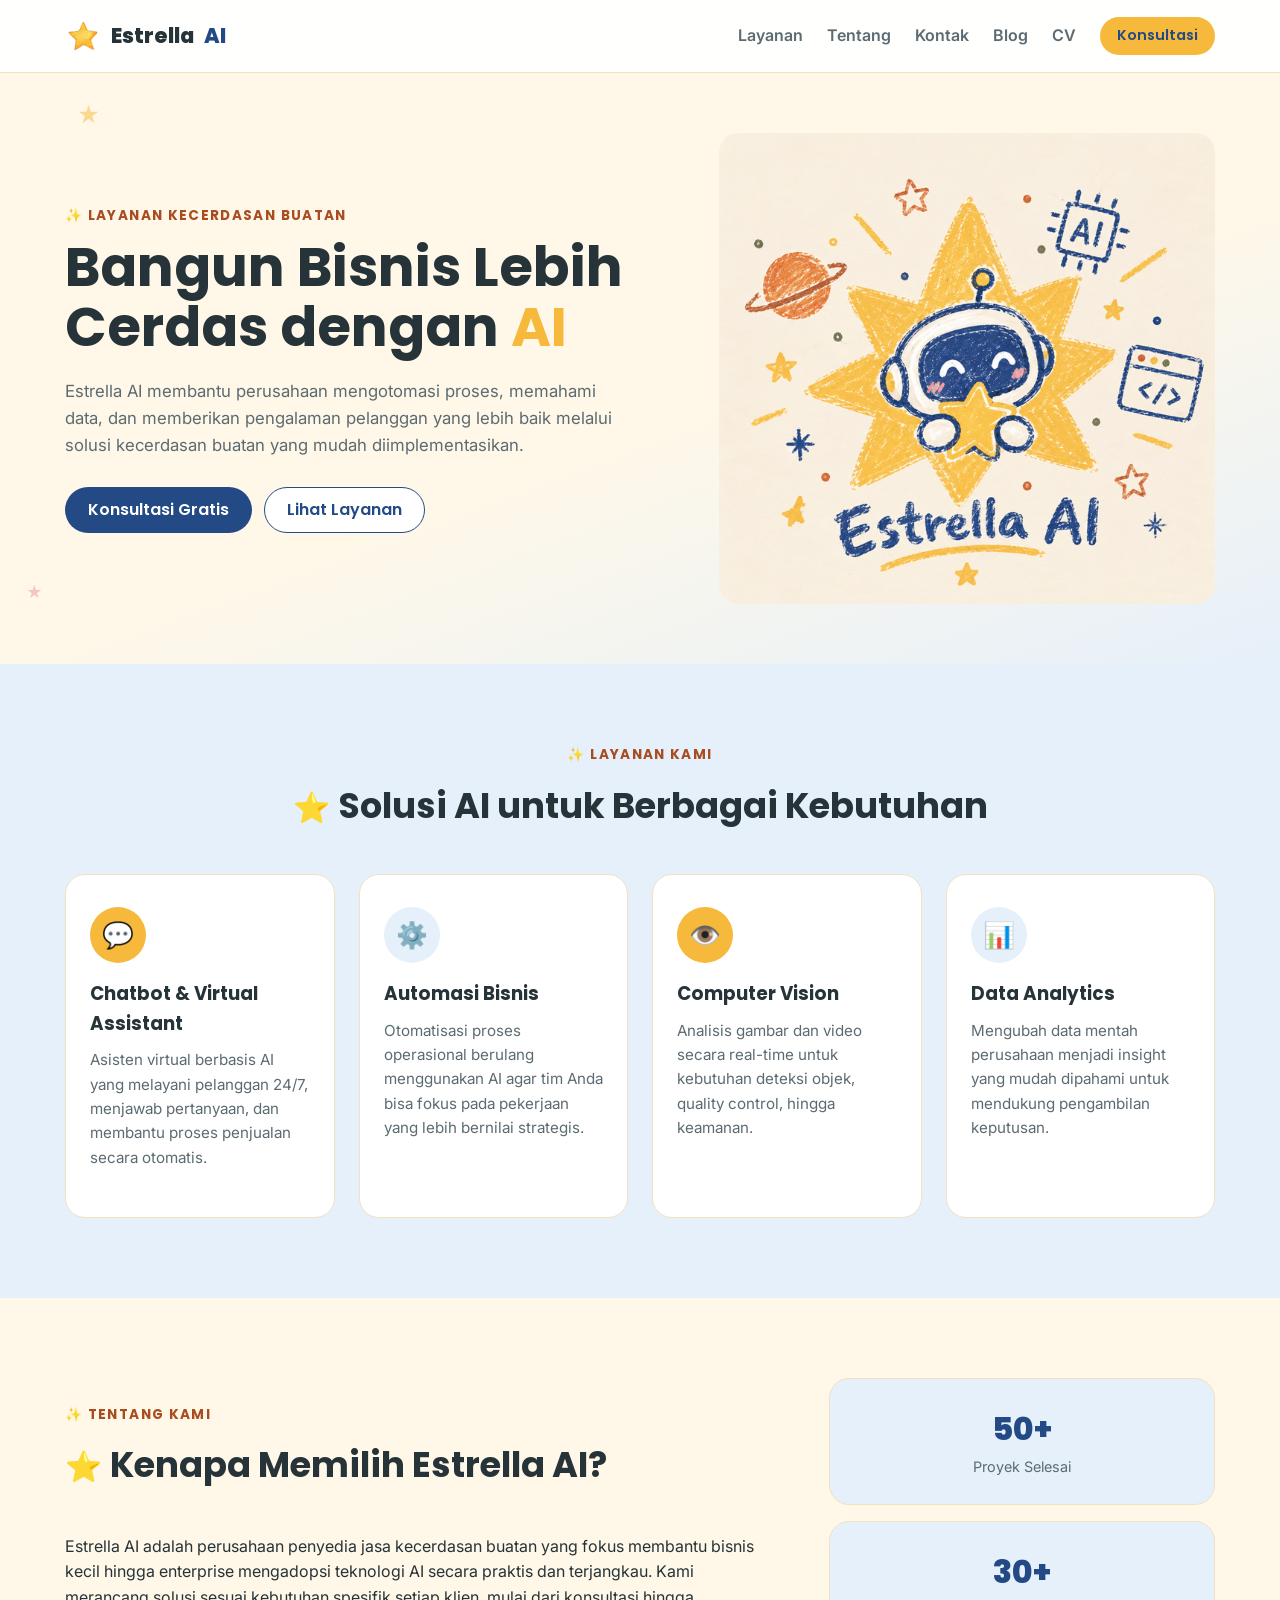
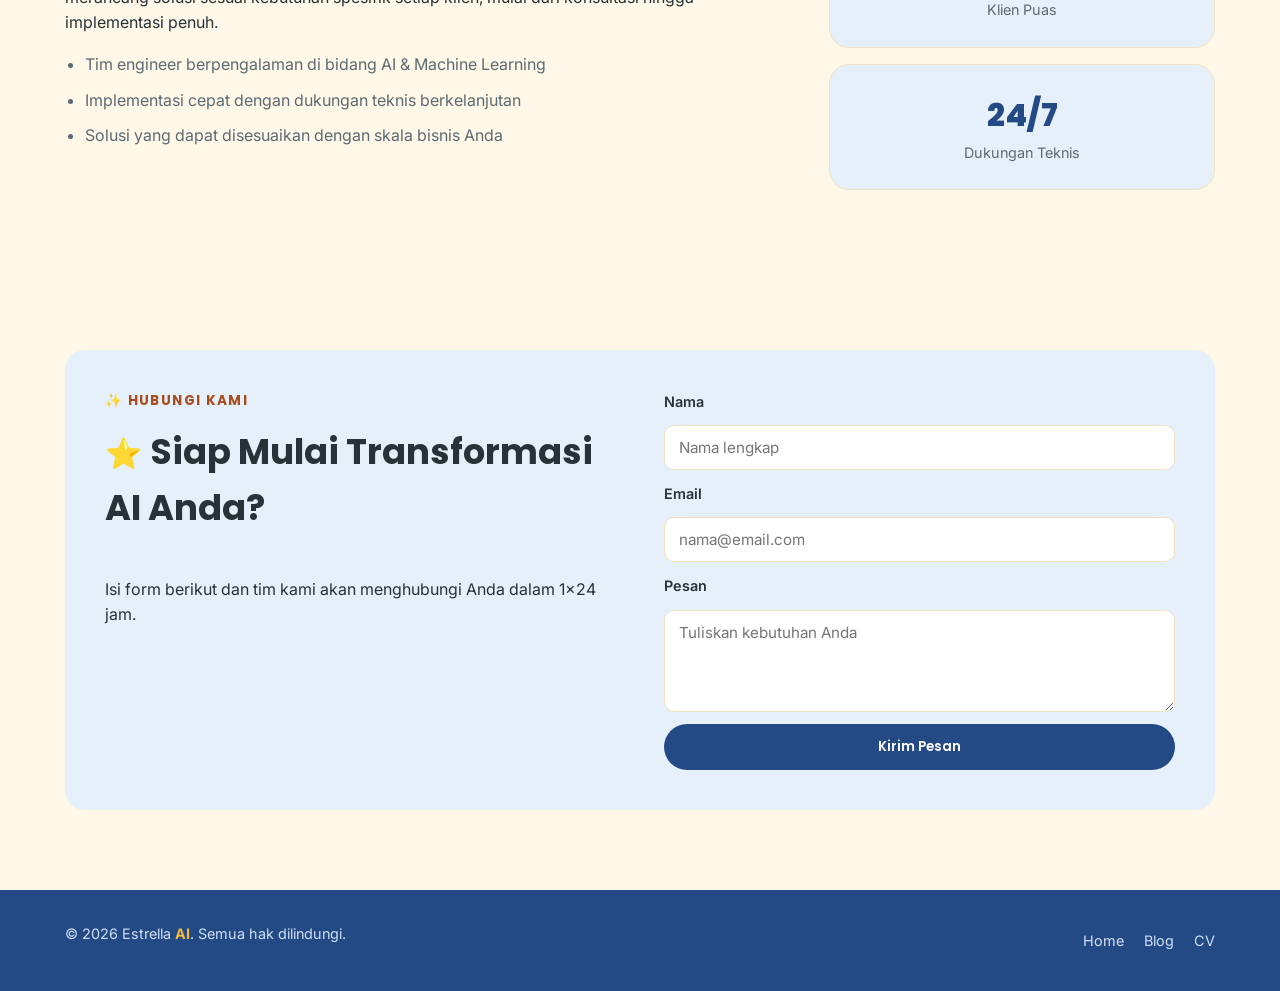
<file: index.html>
<!DOCTYPE html>
<html lang="id">
<head>
  <meta charset="UTF-8">
  <meta name="viewport" content="width=device-width, initial-scale=1.0">
  <title>Estrella AI - Solusi Kecerdasan Buatan untuk Bisnis Anda</title>
  <!-- External CSS wajib, tidak ada inline style / <style> di sini -->
  <link rel="stylesheet" href="assets/css/style.css">
  <link rel="preconnect" href="https://fonts.googleapis.com">
  <link href="https://fonts.googleapis.com/css2?family=Poppins:wght@600;700;800&family=Inter:wght@400;500;600&display=swap" rel="stylesheet">
</head>
<body>

  <!-- Navigation -->
  <header class="site-header">
    <nav class="navbar container">
      <a href="index.html" class="logo">
        <img src="assets/img/yellow-star-sticker.jpg" alt="Logo Estrella AI" class="logo-img">
        Estrella <span>AI</span>
      </a>
      <ul class="nav-menu">
        <li><a href="#layanan">Layanan</a></li>
        <li><a href="#tentang">Tentang</a></li>
        <li><a href="#kontak">Kontak</a></li>
        <li><a href="blog.html">Blog</a></li>
        <li><a href="cv.html">CV</a></li>
        <li><a href="#kontak" class="btn btn-secondary btn-sm">Konsultasi</a></li>
      </ul>
    </nav>
  </header>

  <!-- Hero Section -->
  <main>
  <section class="hero">
    <div class="container hero-content">
      <div class="hero-text">
        <p class="eyebrow">Layanan Kecerdasan Buatan</p>
        <h1>Bangun Bisnis Lebih Cerdas dengan <span>AI</span></h1>
        <p class="hero-description">
          Estrella AI membantu perusahaan mengotomasi proses, memahami data,
          dan memberikan pengalaman pelanggan yang lebih baik melalui solusi
          kecerdasan buatan yang mudah diimplementasikan.
        </p>
        <div class="hero-buttons">
          <a href="#kontak" class="btn btn-primary">Konsultasi Gratis</a>
          <a href="#layanan" class="btn btn-outline">Lihat Layanan</a>
        </div>
      </div>
      <div class="hero-visual">
        <img src="assets/img/screenshot-2026-09-21-150851.png" alt="Ilustrasi layanan AI" class="hero-img">
      </div>
    </div>
  </section>

  <!-- Layanan -->
  <section id="layanan" class="section section-alt">
    <div class="container">
      <p class="eyebrow center">Layanan Kami</p>
      <h2 class="section-title with-star center">Solusi AI untuk Berbagai Kebutuhan</h2>

      <div class="service-grid">
        <article class="service-card">
          <div class="service-icon">💬</div>
          <h3>Chatbot &amp; Virtual Assistant</h3>
          <p>
            Asisten virtual berbasis AI yang melayani pelanggan 24/7,
            menjawab pertanyaan, dan membantu proses penjualan secara otomatis.
          </p>
        </article>

        <article class="service-card">
          <div class="service-icon">⚙️</div>
          <h3>Automasi Bisnis</h3>
          <p>
            Otomatisasi proses operasional berulang menggunakan AI agar tim
            Anda bisa fokus pada pekerjaan yang lebih bernilai strategis.
          </p>
        </article>

        <article class="service-card">
          <div class="service-icon">👁️</div>
          <h3>Computer Vision</h3>
          <p>
            Analisis gambar dan video secara real-time untuk kebutuhan
            deteksi objek, quality control, hingga keamanan.
          </p>
        </article>

        <article class="service-card">
          <div class="service-icon">📊</div>
          <h3>Data Analytics</h3>
          <p>
            Mengubah data mentah perusahaan menjadi insight yang mudah
            dipahami untuk mendukung pengambilan keputusan.
          </p>
        </article>
      </div>
    </div>
  </section>

  <!-- Tentang / Keunggulan -->
  <section id="tentang" class="section">
    <div class="container about-grid">
      <div class="about-text">
        <p class="eyebrow">Tentang Kami</p>
        <h2 class="section-title with-star">Kenapa Memilih Estrella AI?</h2>
        <p>
          Estrella AI adalah perusahaan penyedia jasa kecerdasan buatan yang
          fokus membantu bisnis kecil hingga enterprise mengadopsi teknologi
          AI secara praktis dan terjangkau. Kami merancang solusi sesuai
          kebutuhan spesifik setiap klien, mulai dari konsultasi hingga
          implementasi penuh.
        </p>
        <ul class="about-list">
          <li>Tim engineer berpengalaman di bidang AI &amp; Machine Learning</li>
          <li>Implementasi cepat dengan dukungan teknis berkelanjutan</li>
          <li>Solusi yang dapat disesuaikan dengan skala bisnis Anda</li>
        </ul>
      </div>
      <div class="about-stats">
        <div class="stat-card">
          <span class="stat-number">50+</span>
          <span class="stat-label">Proyek Selesai</span>
        </div>
        <div class="stat-card">
          <span class="stat-number">30+</span>
          <span class="stat-label">Klien Puas</span>
        </div>
        <div class="stat-card">
          <span class="stat-number">24/7</span>
          <span class="stat-label">Dukungan Teknis</span>
        </div>
      </div>
    </div>
  </section>

  <!-- Kontak / CTA -->
  <section id="kontak" class="section">
    <div class="container contact-box">
      <div class="contact-text">
        <p class="eyebrow">Hubungi Kami</p>
        <h2 class="section-title with-star">Siap Mulai Transformasi AI Anda?</h2>
        <p>Isi form berikut dan tim kami akan menghubungi Anda dalam 1x24 jam.</p>
      </div>
      <form class="contact-form" action="#" onsubmit="return false;">
        <label for="nama">Nama</label>
        <input type="text" id="nama" name="nama" placeholder="Nama lengkap" required>

        <label for="email">Email</label>
        <input type="email" id="email" name="email" placeholder="nama@email.com" required>

        <label for="pesan">Pesan</label>
        <textarea id="pesan" name="pesan" rows="4" placeholder="Tuliskan kebutuhan Anda"></textarea>

        <button type="submit" class="btn btn-primary">Kirim Pesan</button>
      </form>
    </div>
  </section>

  </main>

  <!-- Footer -->
  <footer class="site-footer">
    <div class="container footer-content">
      <p>&copy; 2026 Estrella <span>AI</span>. Semua hak dilindungi.</p>
      <ul class="footer-links">
        <li><a href="index.html">Home</a></li>
        <li><a href="blog.html">Blog</a></li>
        <li><a href="cv.html">CV</a></li>
      </ul>
    </div>
  </footer>

</body>
</html>
</file>
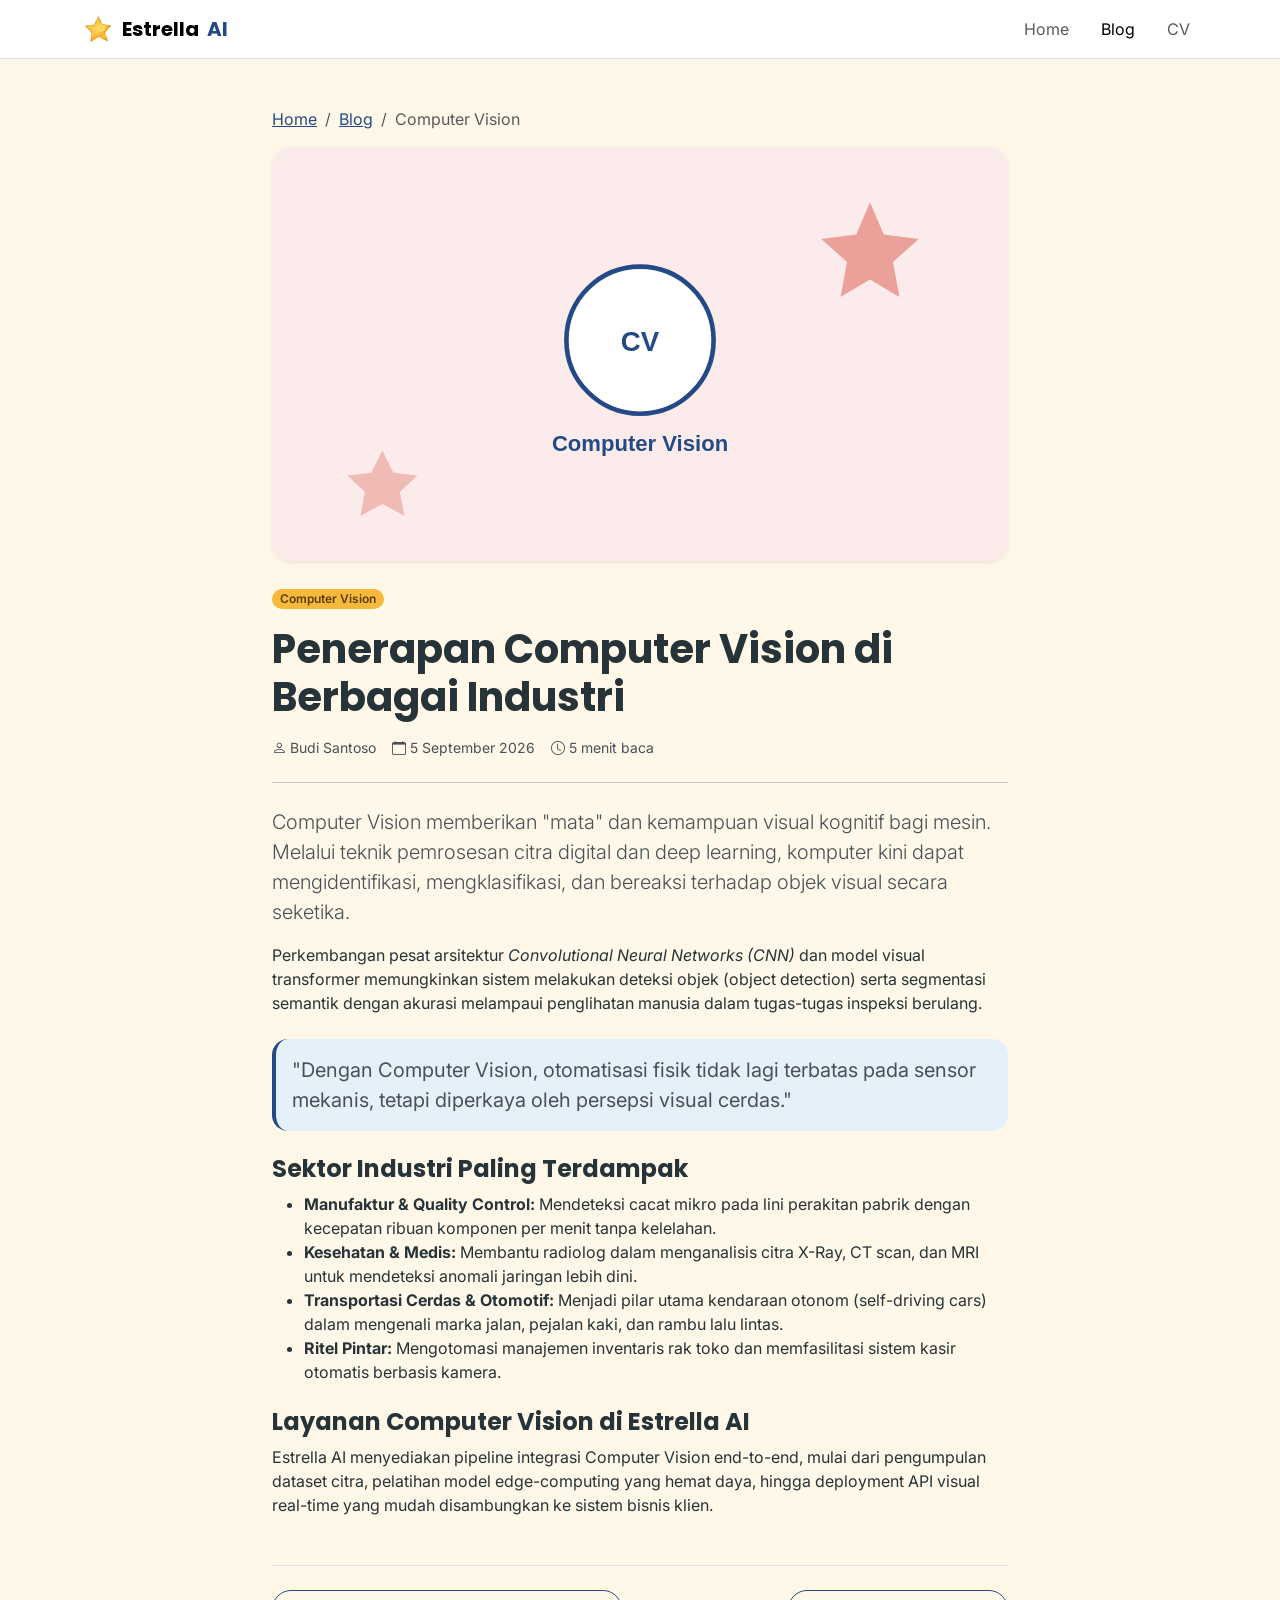
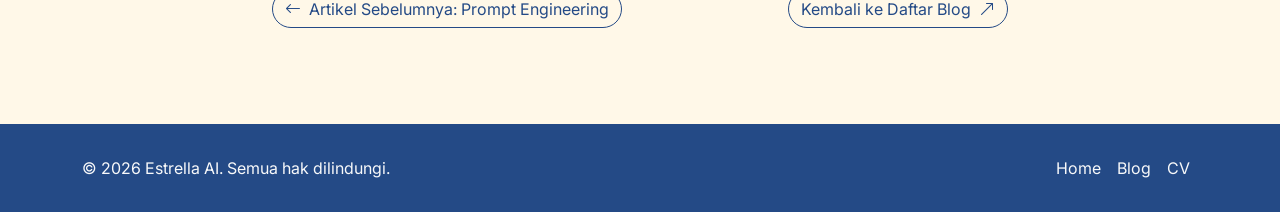
<file: blog-detail-computer-vision.html>
<!DOCTYPE html>
<html lang="id">
<head>
  <meta charset="UTF-8">
  <meta name="viewport" content="width=device-width, initial-scale=1.0">
  <title>Penerapan Computer Vision di Berbagai Industri - Blog Estrella AI</title>

  <!-- Bootstrap 5 CDN (wajib sesuai modul) -->
  <link href="https://cdn.jsdelivr.net/npm/bootstrap@5.3.3/dist/css/bootstrap.min.css" rel="stylesheet">
  <!-- Google Fonts: Poppins (heading) + Inter (body), sesuai style guide Estrella AI -->
  <link href="https://fonts.googleapis.com/css2?family=Poppins:wght@600;700;800&family=Inter:wght@400;500;600&display=swap" rel="stylesheet">
  <!-- Bootstrap Icons CDN (wajib sesuai modul) -->
  <link rel="stylesheet" href="https://cdn.jsdelivr.net/npm/bootstrap-icons@1.11.3/font/bootstrap-icons.css">

  <!-- External Stylesheet: Override warna & komponen Bootstrap resmi Estrella AI -->
  <link rel="stylesheet" href="assets/css/blog.css">
</head>
<body>

  <!-- Navigation -->
  <nav class="navbar navbar-expand-lg navbar-light bg-white border-bottom sticky-top">
    <div class="container">
      <a class="navbar-brand fw-bold d-flex align-items-center gap-2" href="index.html">
        <img src="assets/img/yellow-star-sticker.jpg" alt="Logo Estrella AI" width="32" height="32" class="rounded object-cover">
        Estrella <span class="text-primary">AI</span>
      </a>
      <button class="navbar-toggler" type="button" data-bs-toggle="collapse" data-bs-target="#navMenu" aria-controls="navMenu" aria-expanded="false" aria-label="Toggle navigation">
        <span class="navbar-toggler-icon"></span>
      </button>
      <div class="collapse navbar-collapse justify-content-end" id="navMenu">
        <ul class="navbar-nav gap-lg-3">
          <li class="nav-item"><a class="nav-link" href="index.html">Home</a></li>
          <li class="nav-item"><a class="nav-link active" href="blog.html">Blog</a></li>
          <li class="nav-item"><a class="nav-link" href="cv.html">CV</a></li>
        </ul>
      </div>
    </div>
  </nav>

  <!-- Isi Detail Artikel -->
  <main class="container py-5">
    <div class="row justify-content-center">
      <div class="col-lg-8">

        <!-- Breadcrumb -->
        <nav aria-label="breadcrumb">
          <ol class="breadcrumb small">
            <li class="breadcrumb-item"><a href="index.html">Home</a></li>
            <li class="breadcrumb-item"><a href="blog.html">Blog</a></li>
            <li class="breadcrumb-item active" aria-current="page">Computer Vision</li>
          </ol>
        </nav>

        <!-- Isi artikel: dibungkus <article> karena ini satu konten utuh yang berdiri sendiri -->
        <article>

          <!-- Cover artikel -->
          <img src="assets/img/thumb-computer-vision.svg" class="img-fluid rounded mb-4 w-100 shadow-sm" alt="Ilustrasi Computer Vision">

          <span class="badge bg-success mb-3">Computer Vision</span>
          <h1 class="fw-bold mb-3">Penerapan Computer Vision di Berbagai Industri</h1>

          <div class="d-flex flex-wrap gap-3 text-muted small mb-4">
            <span><i class="bi bi-person"></i> Budi Santoso</span>
            <span><i class="bi bi-calendar"></i> 5 September 2026</span>
            <span><i class="bi bi-clock"></i> 5 menit baca</span>
          </div>

          <hr class="mb-4">

          <p class="lead text-secondary">
            Computer Vision memberikan "mata" dan kemampuan visual kognitif bagi mesin. Melalui teknik pemrosesan citra digital dan deep learning, komputer kini dapat mengidentifikasi, mengklasifikasi, dan bereaksi terhadap objek visual secara seketika.
          </p>

          <p>
            Perkembangan pesat arsitektur <em>Convolutional Neural Networks (CNN)</em> dan model visual transformer memungkinkan sistem melakukan deteksi objek (object detection) serta segmentasi semantik dengan akurasi melampaui penglihatan manusia dalam tugas-tugas inspeksi berulang.
          </p>

          <blockquote class="blockquote border-start border-primary border-4 ps-3 my-4 text-secondary">
            "Dengan Computer Vision, otomatisasi fisik tidak lagi terbatas pada sensor mekanis, tetapi diperkaya oleh persepsi visual cerdas."
          </blockquote>

          <h2 class="fw-bold mt-4 h4">Sektor Industri Paling Terdampak</h2>
          <ul>
            <li><strong>Manufaktur &amp; Quality Control:</strong> Mendeteksi cacat mikro pada lini perakitan pabrik dengan kecepatan ribuan komponen per menit tanpa kelelahan.</li>
            <li><strong>Kesehatan &amp; Medis:</strong> Membantu radiolog dalam menganalisis citra X-Ray, CT scan, dan MRI untuk mendeteksi anomali jaringan lebih dini.</li>
            <li><strong>Transportasi Cerdas &amp; Otomotif:</strong> Menjadi pilar utama kendaraan otonom (self-driving cars) dalam mengenali marka jalan, pejalan kaki, dan rambu lalu lintas.</li>
            <li><strong>Ritel Pintar:</strong> Mengotomasi manajemen inventaris rak toko dan memfasilitasi sistem kasir otomatis berbasis kamera.</li>
          </ul>

          <h2 class="fw-bold mt-4 h4">Layanan Computer Vision di Estrella AI</h2>
          <p>
            Estrella AI menyediakan pipeline integrasi Computer Vision end-to-end, mulai dari pengumpulan dataset citra, pelatihan model edge-computing yang hemat daya, hingga deployment API visual real-time yang mudah disambungkan ke sistem bisnis klien.
          </p>

          <div class="pt-4 border-top mt-5 d-flex justify-content-between align-items-center">
            <a href="blog-detail-prompt.html" class="btn btn-outline-primary d-inline-flex align-items-center gap-2">
              <i class="bi bi-arrow-left"></i> Artikel Sebelumnya: Prompt Engineering
            </a>
            <a href="blog.html" class="btn btn-outline-primary d-inline-flex align-items-center gap-2">
              Kembali ke Daftar Blog <i class="bi bi-arrow-up-right"></i>
            </a>
          </div>

        </article>

      </div>
    </div>
  </main>

  <!-- Footer -->
  <footer class="footer-navy text-light py-4 mt-5">
    <div class="container d-flex flex-wrap justify-content-between align-items-center gap-3">
      <p class="mb-0">&copy; 2026 Estrella AI. Semua hak dilindungi.</p>
      <ul class="nav">
        <li class="nav-item"><a href="index.html" class="nav-link text-light px-2">Home</a></li>
        <li class="nav-item"><a href="blog.html" class="nav-link text-light px-2">Blog</a></li>
        <li class="nav-item"><a href="cv.html" class="nav-link text-light px-2">CV</a></li>
      </ul>
    </div>
  </footer>

  <script src="https://cdn.jsdelivr.net/npm/bootstrap@5.3.3/dist/js/bootstrap.bundle.min.js"></script>
</body>
</html>
</file>
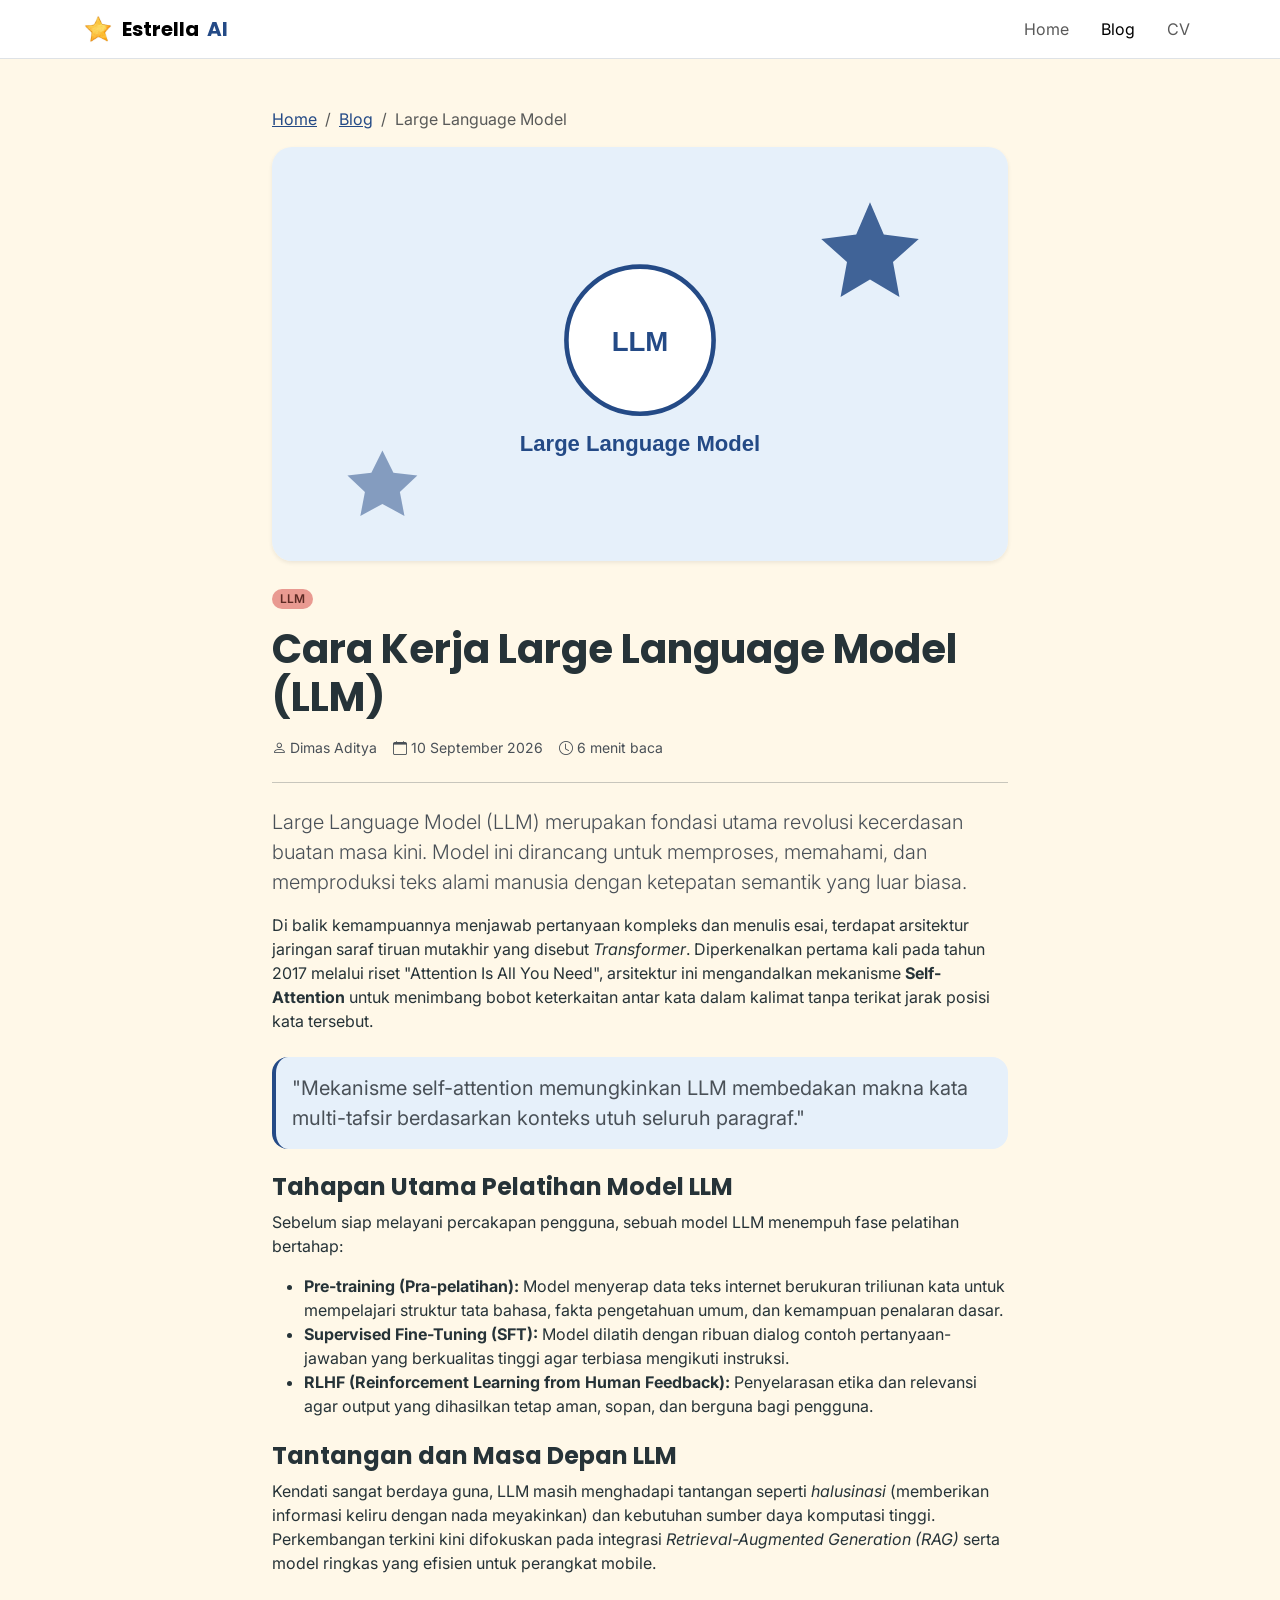
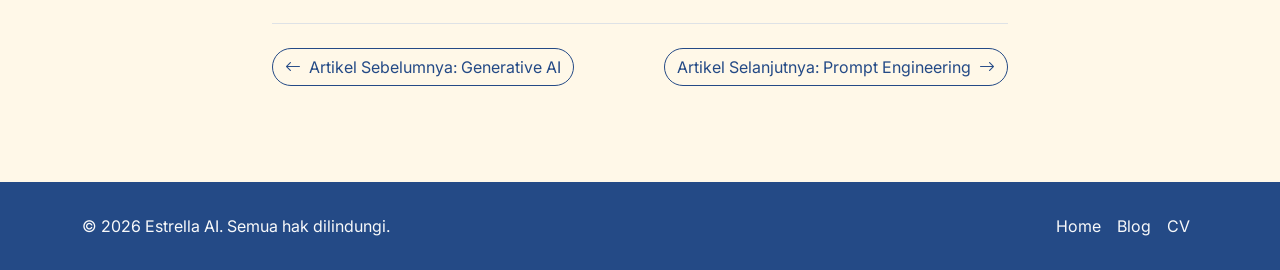
<file: blog-detail-llm.html>
<!DOCTYPE html>
<html lang="id">
<head>
  <meta charset="UTF-8">
  <meta name="viewport" content="width=device-width, initial-scale=1.0">
  <title>Cara Kerja Large Language Model (LLM) - Blog Estrella AI</title>

  <!-- Bootstrap 5 CDN (wajib sesuai modul) -->
  <link href="https://cdn.jsdelivr.net/npm/bootstrap@5.3.3/dist/css/bootstrap.min.css" rel="stylesheet">
  <!-- Google Fonts: Poppins (heading) + Inter (body), sesuai style guide Estrella AI -->
  <link href="https://fonts.googleapis.com/css2?family=Poppins:wght@600;700;800&family=Inter:wght@400;500;600&display=swap" rel="stylesheet">
  <!-- Bootstrap Icons CDN (wajib sesuai modul) -->
  <link rel="stylesheet" href="https://cdn.jsdelivr.net/npm/bootstrap-icons@1.11.3/font/bootstrap-icons.css">

  <!-- External Stylesheet: Override warna & komponen Bootstrap resmi Estrella AI -->
  <link rel="stylesheet" href="assets/css/blog.css">
</head>
<body>

  <!-- Navigation -->
  <nav class="navbar navbar-expand-lg navbar-light bg-white border-bottom sticky-top">
    <div class="container">
      <a class="navbar-brand fw-bold d-flex align-items-center gap-2" href="index.html">
        <img src="assets/img/yellow-star-sticker.jpg" alt="Logo Estrella AI" width="32" height="32" class="rounded object-cover">
        Estrella <span class="text-primary">AI</span>
      </a>
      <button class="navbar-toggler" type="button" data-bs-toggle="collapse" data-bs-target="#navMenu" aria-controls="navMenu" aria-expanded="false" aria-label="Toggle navigation">
        <span class="navbar-toggler-icon"></span>
      </button>
      <div class="collapse navbar-collapse justify-content-end" id="navMenu">
        <ul class="navbar-nav gap-lg-3">
          <li class="nav-item"><a class="nav-link" href="index.html">Home</a></li>
          <li class="nav-item"><a class="nav-link active" href="blog.html">Blog</a></li>
          <li class="nav-item"><a class="nav-link" href="cv.html">CV</a></li>
        </ul>
      </div>
    </div>
  </nav>

  <!-- Isi Detail Artikel -->
  <main class="container py-5">
    <div class="row justify-content-center">
      <div class="col-lg-8">

        <!-- Breadcrumb -->
        <nav aria-label="breadcrumb">
          <ol class="breadcrumb small">
            <li class="breadcrumb-item"><a href="index.html">Home</a></li>
            <li class="breadcrumb-item"><a href="blog.html">Blog</a></li>
            <li class="breadcrumb-item active" aria-current="page">Large Language Model</li>
          </ol>
        </nav>

        <!-- Isi artikel: dibungkus <article> karena ini satu konten utuh yang berdiri sendiri -->
        <article>

          <!-- Cover artikel -->
          <img src="assets/img/thumb-llm.svg" class="img-fluid rounded mb-4 w-100 shadow-sm" alt="Ilustrasi Large Language Model">

          <span class="badge bg-info text-dark mb-3">LLM</span>
          <h1 class="fw-bold mb-3">Cara Kerja Large Language Model (LLM)</h1>

          <div class="d-flex flex-wrap gap-3 text-muted small mb-4">
            <span><i class="bi bi-person"></i> Dimas Aditya</span>
            <span><i class="bi bi-calendar"></i> 10 September 2026</span>
            <span><i class="bi bi-clock"></i> 6 menit baca</span>
          </div>

          <hr class="mb-4">

          <p class="lead text-secondary">
            Large Language Model (LLM) merupakan fondasi utama revolusi kecerdasan buatan masa kini. Model ini dirancang untuk memproses, memahami, dan memproduksi teks alami manusia dengan ketepatan semantik yang luar biasa.
          </p>

          <p>
            Di balik kemampuannya menjawab pertanyaan kompleks dan menulis esai, terdapat arsitektur jaringan saraf tiruan mutakhir yang disebut <em>Transformer</em>. Diperkenalkan pertama kali pada tahun 2017 melalui riset "Attention Is All You Need", arsitektur ini mengandalkan mekanisme <strong>Self-Attention</strong> untuk menimbang bobot keterkaitan antar kata dalam kalimat tanpa terikat jarak posisi kata tersebut.
          </p>

          <blockquote class="blockquote border-start border-primary border-4 ps-3 my-4 text-secondary">
            "Mekanisme self-attention memungkinkan LLM membedakan makna kata multi-tafsir berdasarkan konteks utuh seluruh paragraf."
          </blockquote>

          <h2 class="fw-bold mt-4 h4">Tahapan Utama Pelatihan Model LLM</h2>
          <p>
            Sebelum siap melayani percakapan pengguna, sebuah model LLM menempuh fase pelatihan bertahap:
          </p>
          <ul>
            <li><strong>Pre-training (Pra-pelatihan):</strong> Model menyerap data teks internet berukuran triliunan kata untuk mempelajari struktur tata bahasa, fakta pengetahuan umum, dan kemampuan penalaran dasar.</li>
            <li><strong>Supervised Fine-Tuning (SFT):</strong> Model dilatih dengan ribuan dialog contoh pertanyaan-jawaban yang berkualitas tinggi agar terbiasa mengikuti instruksi.</li>
            <li><strong>RLHF (Reinforcement Learning from Human Feedback):</strong> Penyelarasan etika dan relevansi agar output yang dihasilkan tetap aman, sopan, dan berguna bagi pengguna.</li>
          </ul>

          <h2 class="fw-bold mt-4 h4">Tantangan dan Masa Depan LLM</h2>
          <p>
            Kendati sangat berdaya guna, LLM masih menghadapi tantangan seperti <em>halusinasi</em> (memberikan informasi keliru dengan nada meyakinkan) dan kebutuhan sumber daya komputasi tinggi. Perkembangan terkini kini difokuskan pada integrasi <em>Retrieval-Augmented Generation (RAG)</em> serta model ringkas yang efisien untuk perangkat mobile.
          </p>

          <div class="pt-4 border-top mt-5 d-flex justify-content-between align-items-center">
            <a href="blog-detail.html" class="btn btn-outline-primary d-inline-flex align-items-center gap-2">
              <i class="bi bi-arrow-left"></i> Artikel Sebelumnya: Generative AI
            </a>
            <a href="blog-detail-prompt.html" class="btn btn-outline-primary d-inline-flex align-items-center gap-2">
              Artikel Selanjutnya: Prompt Engineering <i class="bi bi-arrow-right"></i>
            </a>
          </div>

        </article>

      </div>
    </div>
  </main>

  <!-- Footer -->
  <footer class="footer-navy text-light py-4 mt-5">
    <div class="container d-flex flex-wrap justify-content-between align-items-center gap-3">
      <p class="mb-0">&copy; 2026 Estrella AI. Semua hak dilindungi.</p>
      <ul class="nav">
        <li class="nav-item"><a href="index.html" class="nav-link text-light px-2">Home</a></li>
        <li class="nav-item"><a href="blog.html" class="nav-link text-light px-2">Blog</a></li>
        <li class="nav-item"><a href="cv.html" class="nav-link text-light px-2">CV</a></li>
      </ul>
    </div>
  </footer>

  <script src="https://cdn.jsdelivr.net/npm/bootstrap@5.3.3/dist/js/bootstrap.bundle.min.js"></script>
</body>
</html>
</file>
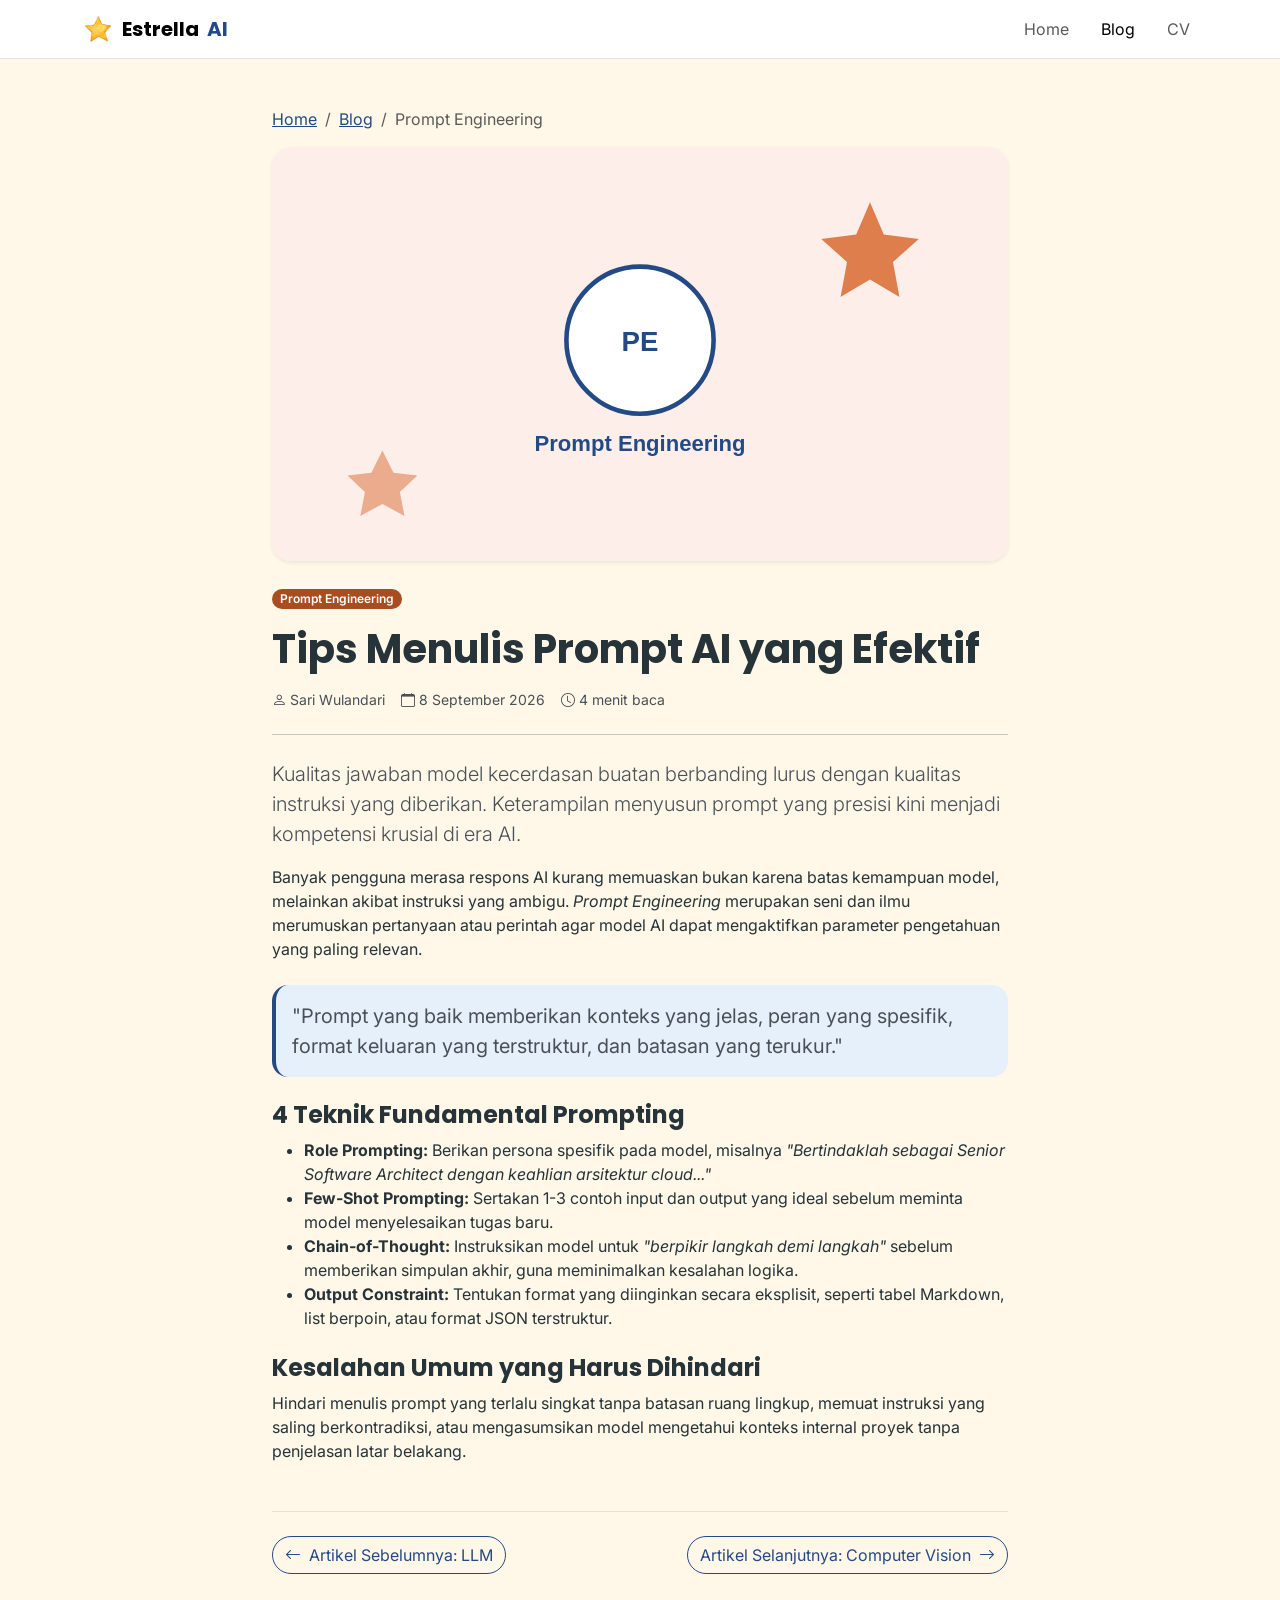
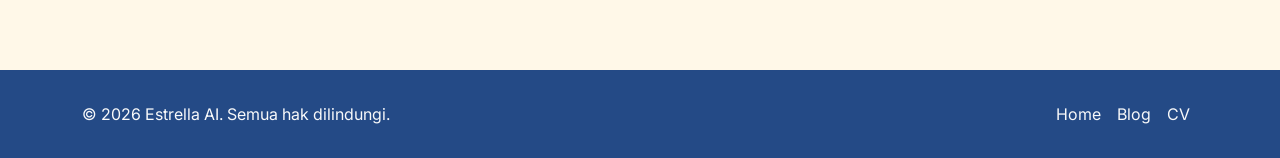
<file: blog-detail-prompt.html>
<!DOCTYPE html>
<html lang="id">
<head>
  <meta charset="UTF-8">
  <meta name="viewport" content="width=device-width, initial-scale=1.0">
  <title>Tips Menulis Prompt AI yang Efektif - Blog Estrella AI</title>

  <!-- Bootstrap 5 CDN (wajib sesuai modul) -->
  <link href="https://cdn.jsdelivr.net/npm/bootstrap@5.3.3/dist/css/bootstrap.min.css" rel="stylesheet">
  <!-- Google Fonts: Poppins (heading) + Inter (body), sesuai style guide Estrella AI -->
  <link href="https://fonts.googleapis.com/css2?family=Poppins:wght@600;700;800&family=Inter:wght@400;500;600&display=swap" rel="stylesheet">
  <!-- Bootstrap Icons CDN (wajib sesuai modul) -->
  <link rel="stylesheet" href="https://cdn.jsdelivr.net/npm/bootstrap-icons@1.11.3/font/bootstrap-icons.css">

  <!-- External Stylesheet: Override warna & komponen Bootstrap resmi Estrella AI -->
  <link rel="stylesheet" href="assets/css/blog.css">
</head>
<body>

  <!-- Navigation -->
  <nav class="navbar navbar-expand-lg navbar-light bg-white border-bottom sticky-top">
    <div class="container">
      <a class="navbar-brand fw-bold d-flex align-items-center gap-2" href="index.html">
        <img src="assets/img/yellow-star-sticker.jpg" alt="Logo Estrella AI" width="32" height="32" class="rounded object-cover">
        Estrella <span class="text-primary">AI</span>
      </a>
      <button class="navbar-toggler" type="button" data-bs-toggle="collapse" data-bs-target="#navMenu" aria-controls="navMenu" aria-expanded="false" aria-label="Toggle navigation">
        <span class="navbar-toggler-icon"></span>
      </button>
      <div class="collapse navbar-collapse justify-content-end" id="navMenu">
        <ul class="navbar-nav gap-lg-3">
          <li class="nav-item"><a class="nav-link" href="index.html">Home</a></li>
          <li class="nav-item"><a class="nav-link active" href="blog.html">Blog</a></li>
          <li class="nav-item"><a class="nav-link" href="cv.html">CV</a></li>
        </ul>
      </div>
    </div>
  </nav>

  <!-- Isi Detail Artikel -->
  <main class="container py-5">
    <div class="row justify-content-center">
      <div class="col-lg-8">

        <!-- Breadcrumb -->
        <nav aria-label="breadcrumb">
          <ol class="breadcrumb small">
            <li class="breadcrumb-item"><a href="index.html">Home</a></li>
            <li class="breadcrumb-item"><a href="blog.html">Blog</a></li>
            <li class="breadcrumb-item active" aria-current="page">Prompt Engineering</li>
          </ol>
        </nav>

        <!-- Isi artikel: dibungkus <article> karena ini satu konten utuh yang berdiri sendiri -->
        <article>

          <!-- Cover artikel -->
          <img src="assets/img/thumb-prompt.svg" class="img-fluid rounded mb-4 w-100 shadow-sm" alt="Ilustrasi Prompt Engineering">

          <span class="badge badge-orange text-white mb-3">Prompt Engineering</span>
          <h1 class="fw-bold mb-3">Tips Menulis Prompt AI yang Efektif</h1>

          <div class="d-flex flex-wrap gap-3 text-muted small mb-4">
            <span><i class="bi bi-person"></i> Sari Wulandari</span>
            <span><i class="bi bi-calendar"></i> 8 September 2026</span>
            <span><i class="bi bi-clock"></i> 4 menit baca</span>
          </div>

          <hr class="mb-4">

          <p class="lead text-secondary">
            Kualitas jawaban model kecerdasan buatan berbanding lurus dengan kualitas instruksi yang diberikan. Keterampilan menyusun prompt yang presisi kini menjadi kompetensi krusial di era AI.
          </p>

          <p>
            Banyak pengguna merasa respons AI kurang memuaskan bukan karena batas kemampuan model, melainkan akibat instruksi yang ambigu. <em>Prompt Engineering</em> merupakan seni dan ilmu merumuskan pertanyaan atau perintah agar model AI dapat mengaktifkan parameter pengetahuan yang paling relevan.
          </p>

          <blockquote class="blockquote border-start border-primary border-4 ps-3 my-4 text-secondary">
            "Prompt yang baik memberikan konteks yang jelas, peran yang spesifik, format keluaran yang terstruktur, dan batasan yang terukur."
          </blockquote>

          <h2 class="fw-bold mt-4 h4">4 Teknik Fundamental Prompting</h2>
          <ul>
            <li><strong>Role Prompting:</strong> Berikan persona spesifik pada model, misalnya <em>"Bertindaklah sebagai Senior Software Architect dengan keahlian arsitektur cloud..."</em></li>
            <li><strong>Few-Shot Prompting:</strong> Sertakan 1-3 contoh input dan output yang ideal sebelum meminta model menyelesaikan tugas baru.</li>
            <li><strong>Chain-of-Thought:</strong> Instruksikan model untuk <em>"berpikir langkah demi langkah"</em> sebelum memberikan simpulan akhir, guna meminimalkan kesalahan logika.</li>
            <li><strong>Output Constraint:</strong> Tentukan format yang diinginkan secara eksplisit, seperti tabel Markdown, list berpoin, atau format JSON terstruktur.</li>
          </ul>

          <h2 class="fw-bold mt-4 h4">Kesalahan Umum yang Harus Dihindari</h2>
          <p>
            Hindari menulis prompt yang terlalu singkat tanpa batasan ruang lingkup, memuat instruksi yang saling berkontradiksi, atau mengasumsikan model mengetahui konteks internal proyek tanpa penjelasan latar belakang.
          </p>

          <div class="pt-4 border-top mt-5 d-flex justify-content-between align-items-center">
            <a href="blog-detail-llm.html" class="btn btn-outline-primary d-inline-flex align-items-center gap-2">
              <i class="bi bi-arrow-left"></i> Artikel Sebelumnya: LLM
            </a>
            <a href="blog-detail-computer-vision.html" class="btn btn-outline-primary d-inline-flex align-items-center gap-2">
              Artikel Selanjutnya: Computer Vision <i class="bi bi-arrow-right"></i>
            </a>
          </div>

        </article>

      </div>
    </div>
  </main>

  <!-- Footer -->
  <footer class="footer-navy text-light py-4 mt-5">
    <div class="container d-flex flex-wrap justify-content-between align-items-center gap-3">
      <p class="mb-0">&copy; 2026 Estrella AI. Semua hak dilindungi.</p>
      <ul class="nav">
        <li class="nav-item"><a href="index.html" class="nav-link text-light px-2">Home</a></li>
        <li class="nav-item"><a href="blog.html" class="nav-link text-light px-2">Blog</a></li>
        <li class="nav-item"><a href="cv.html" class="nav-link text-light px-2">CV</a></li>
      </ul>
    </div>
  </footer>

  <script src="https://cdn.jsdelivr.net/npm/bootstrap@5.3.3/dist/js/bootstrap.bundle.min.js"></script>
</body>
</html>
</file>
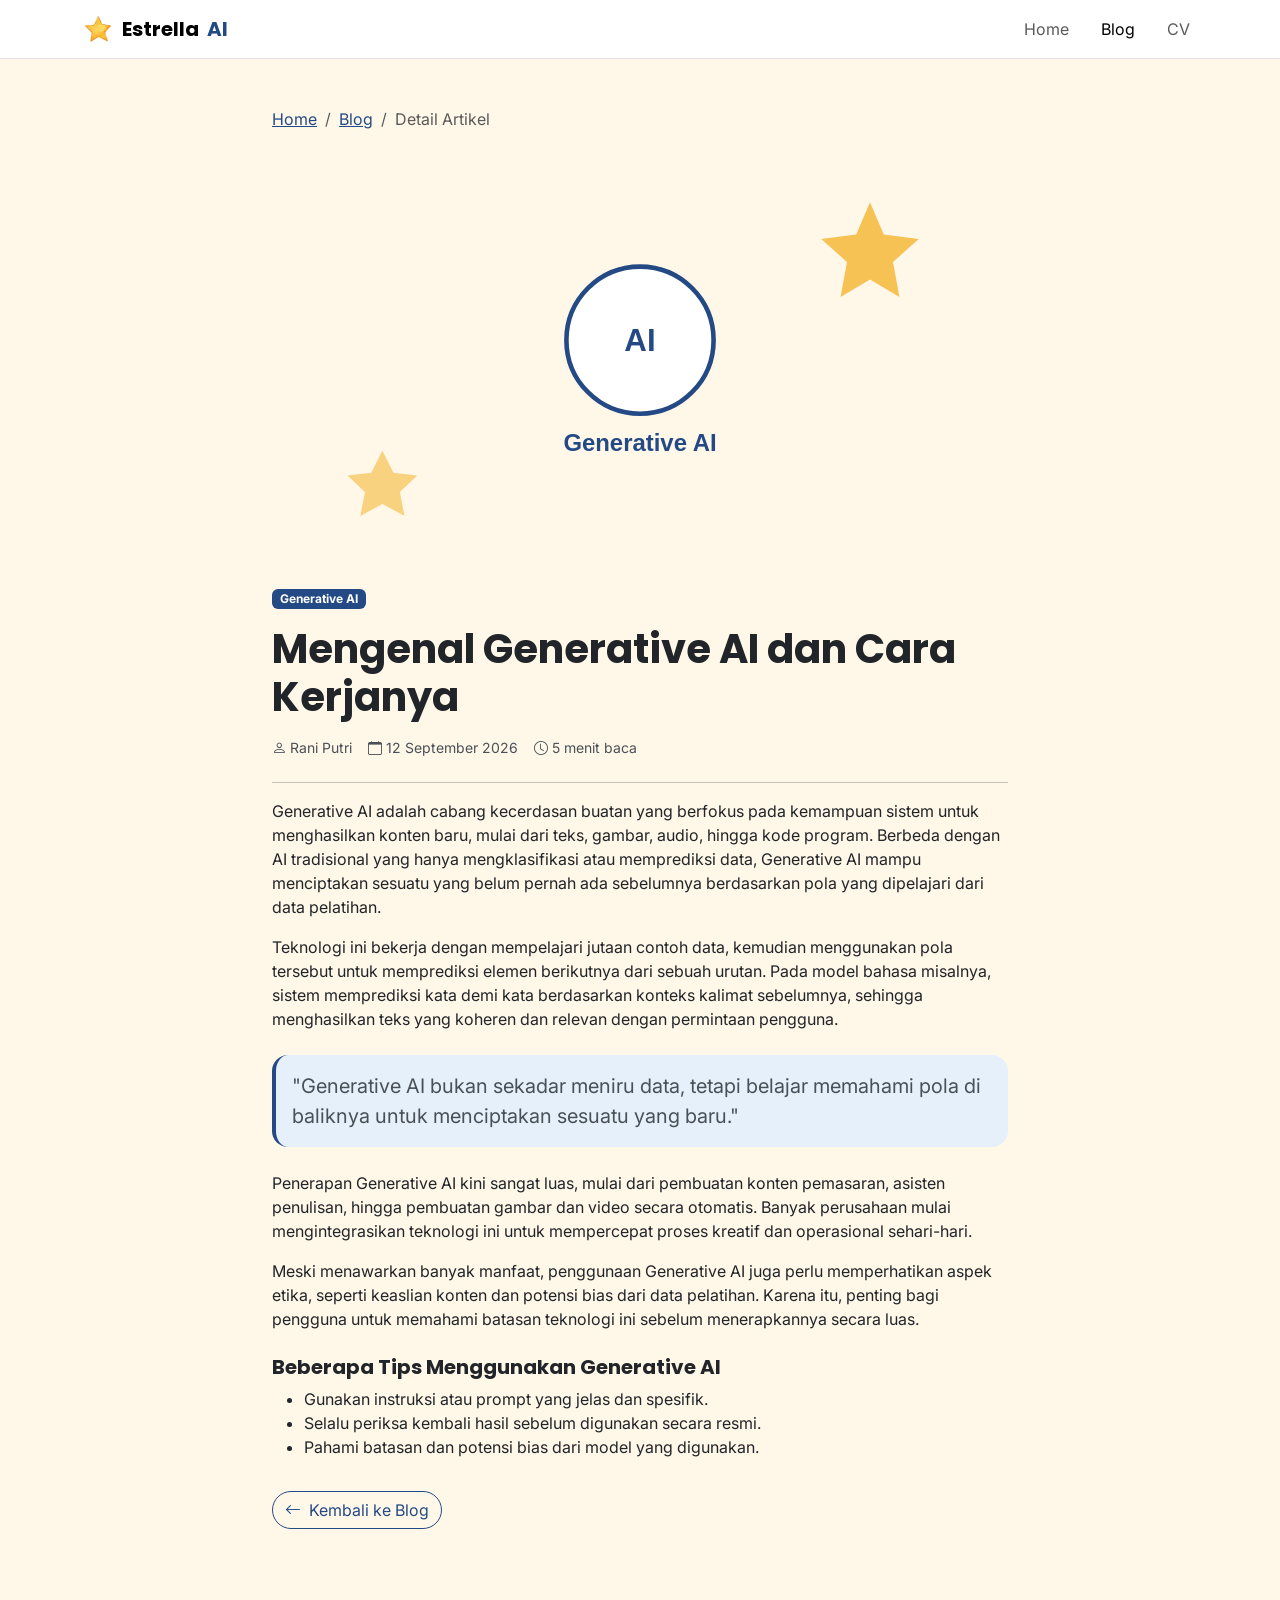
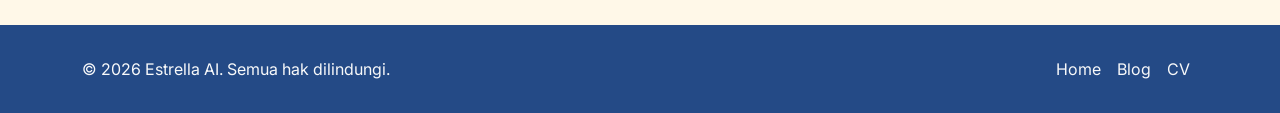
<file: blog-detail.html>
<!DOCTYPE html>
<html lang="id">
<head>
  <meta charset="UTF-8">
  <meta name="viewport" content="width=device-width, initial-scale=1.0">
  <title>Mengenal Generative AI - Blog Estrella AI</title>

  <link href="https://cdn.jsdelivr.net/npm/bootstrap@5.3.3/dist/css/bootstrap.min.css" rel="stylesheet">
  <!-- Google Fonts: Poppins (heading) + Inter (body), sesuai style guide Estrella AI -->
  <link href="https://fonts.googleapis.com/css2?family=Poppins:wght@600;700;800&family=Inter:wght@400;500;600&display=swap" rel="stylesheet">
  <link rel="stylesheet" href="https://cdn.jsdelivr.net/npm/bootstrap-icons@1.11.3/font/bootstrap-icons.css">

  <!-- Override warna Bootstrap agar sesuai palet resmi Estrella AI -->
  <style>
    :root {
      --color-navy: #244a86;
      --color-yellow: #f6b93b;
      --color-orange: #d96b32;
      --color-coral: #e99a91;
      --color-cream: #fff8e8;
      --color-soft-blue: #e6f0fa;

      --bs-primary: var(--color-navy);
      --bs-primary-rgb: 36, 74, 134;
      --bs-link-color: var(--color-navy);
      --bs-link-hover-color: #1b3763;
      --bs-link-color-rgb: 36, 74, 134;
    }
    body {
      background-color: var(--color-cream);
      font-family: "Inter", sans-serif;
    }
    h1, h2, h3, h4, h5, .navbar-brand { font-family: "Poppins", sans-serif; }
    a { color: var(--color-navy); }
    /* Bootstrap text-secondary/text-muted default (#6c757d) terlalu terang
       di atas background pastel kita, jadi digelapkan sedikit agar lolos WCAG AA */
    .text-secondary, .text-muted { color: #495057 !important; }
    .bg-primary { background-color: var(--color-navy) !important; }
    .text-primary { color: var(--color-navy) !important; }
    .border-primary { border-color: var(--color-navy) !important; }
    .btn-outline-primary {
      color: var(--color-navy);
      border-color: var(--color-navy);
    }
    .btn-outline-primary:hover {
      background-color: var(--color-navy);
      border-color: var(--color-navy);
    }
    .blockquote.border-start { background-color: var(--color-soft-blue); padding: 16px 20px; border-radius: 16px; }
    .btn { border-radius: 999px !important; }
    img.rounded { border-radius: 20px !important; }
    .footer-navy { background-color: var(--color-navy); }
  </style>
</head>
<body>

  <!-- Navigation -->
  <nav class="navbar navbar-expand-lg navbar-light bg-white border-bottom sticky-top">
    <div class="container">
      <a class="navbar-brand fw-bold d-flex align-items-center gap-2" href="index.html">
        <img src="assets/img/Yellow Star Sticker.jpg" alt="Logo Estrella AI" width="32" height="32" class="rounded">
        Estrella <span class="text-primary">AI</span>
      </a>
      <button class="navbar-toggler" type="button" data-bs-toggle="collapse" data-bs-target="#navMenu" aria-controls="navMenu" aria-expanded="false" aria-label="Toggle navigation">
        <span class="navbar-toggler-icon"></span>
      </button>
      <div class="collapse navbar-collapse justify-content-end" id="navMenu">
        <ul class="navbar-nav gap-lg-3">
          <li class="nav-item"><a class="nav-link" href="index.html">Home</a></li>
          <li class="nav-item"><a class="nav-link active" href="blog.html">Blog</a></li>
          <li class="nav-item"><a class="nav-link" href="cv.html">CV</a></li>
        </ul>
      </div>
    </div>
  </nav>

  <!-- Isi Detail Artikel -->
  <main class="container py-5">
    <div class="row justify-content-center">
      <div class="col-lg-8">

        <!-- Breadcrumb -->
        <nav aria-label="breadcrumb">
          <ol class="breadcrumb small">
            <li class="breadcrumb-item"><a href="index.html">Home</a></li>
            <li class="breadcrumb-item"><a href="blog.html">Blog</a></li>
            <li class="breadcrumb-item active" aria-current="page">Detail Artikel</li>
          </ol>
        </nav>

        <!-- Isi artikel: dibungkus <article> karena ini satu konten utuh yang berdiri sendiri -->
        <article>

        <!-- Cover artikel -->
        <img src="assets/img/thumb-generative-ai.svg" class="img-fluid rounded mb-4 w-100" alt="Ilustrasi Generative AI">

        <span class="badge bg-primary mb-3">Generative AI</span>
        <h1 class="fw-bold mb-3">Mengenal Generative AI dan Cara Kerjanya</h1>

        <div class="d-flex flex-wrap gap-3 text-muted small mb-4">
          <span><i class="bi bi-person"></i> Rani Putri</span>
          <span><i class="bi bi-calendar"></i> 12 September 2026</span>
          <span><i class="bi bi-clock"></i> 5 menit baca</span>
        </div>

        <hr>

        <p>
          Generative AI adalah cabang kecerdasan buatan yang berfokus pada
          kemampuan sistem untuk menghasilkan konten baru, mulai dari teks,
          gambar, audio, hingga kode program. Berbeda dengan AI tradisional
          yang hanya mengklasifikasi atau memprediksi data, Generative AI
          mampu menciptakan sesuatu yang belum pernah ada sebelumnya berdasarkan
          pola yang dipelajari dari data pelatihan.
        </p>

        <p>
          Teknologi ini bekerja dengan mempelajari jutaan contoh data,
          kemudian menggunakan pola tersebut untuk memprediksi elemen
          berikutnya dari sebuah urutan. Pada model bahasa misalnya, sistem
          memprediksi kata demi kata berdasarkan konteks kalimat sebelumnya,
          sehingga menghasilkan teks yang koheren dan relevan dengan permintaan
          pengguna.
        </p>

        <blockquote class="blockquote border-start border-primary border-4 ps-3 my-4 text-secondary">
          "Generative AI bukan sekadar meniru data, tetapi belajar memahami
          pola di baliknya untuk menciptakan sesuatu yang baru."
        </blockquote>

        <p>
          Penerapan Generative AI kini sangat luas, mulai dari pembuatan
          konten pemasaran, asisten penulisan, hingga pembuatan gambar dan
          video secara otomatis. Banyak perusahaan mulai mengintegrasikan
          teknologi ini untuk mempercepat proses kreatif dan operasional
          sehari-hari.
        </p>

        <p>
          Meski menawarkan banyak manfaat, penggunaan Generative AI juga
          perlu memperhatikan aspek etika, seperti keaslian konten dan
          potensi bias dari data pelatihan. Karena itu, penting bagi pengguna
          untuk memahami batasan teknologi ini sebelum menerapkannya secara
          luas.
        </p>

        <h2 class="fw-bold mt-4 h5">Beberapa Tips Menggunakan Generative AI</h2>
        <ul>
          <li>Gunakan instruksi atau prompt yang jelas dan spesifik.</li>
          <li>Selalu periksa kembali hasil sebelum digunakan secara resmi.</li>
          <li>Pahami batasan dan potensi bias dari model yang digunakan.</li>
        </ul>

        <a href="blog.html" class="btn btn-outline-primary mt-3 d-inline-flex align-items-center gap-2">
          <i class="bi bi-arrow-left"></i> Kembali ke Blog
        </a>

        </article>

      </div>
    </div>
  </main>

  <!-- Footer -->
  <footer class="footer-navy text-light py-4 mt-5">
    <div class="container d-flex flex-wrap justify-content-between align-items-center gap-3">
      <p class="mb-0">&copy; 2026 Estrella AI. Semua hak dilindungi.</p>
      <ul class="nav">
        <li class="nav-item"><a href="index.html" class="nav-link text-light px-2">Home</a></li>
        <li class="nav-item"><a href="blog.html" class="nav-link text-light px-2">Blog</a></li>
        <li class="nav-item"><a href="cv.html" class="nav-link text-light px-2">CV</a></li>
      </ul>
    </div>
  </footer>

  <script src="https://cdn.jsdelivr.net/npm/bootstrap@5.3.3/dist/js/bootstrap.bundle.min.js"></script>
</body>
</html>
</file>
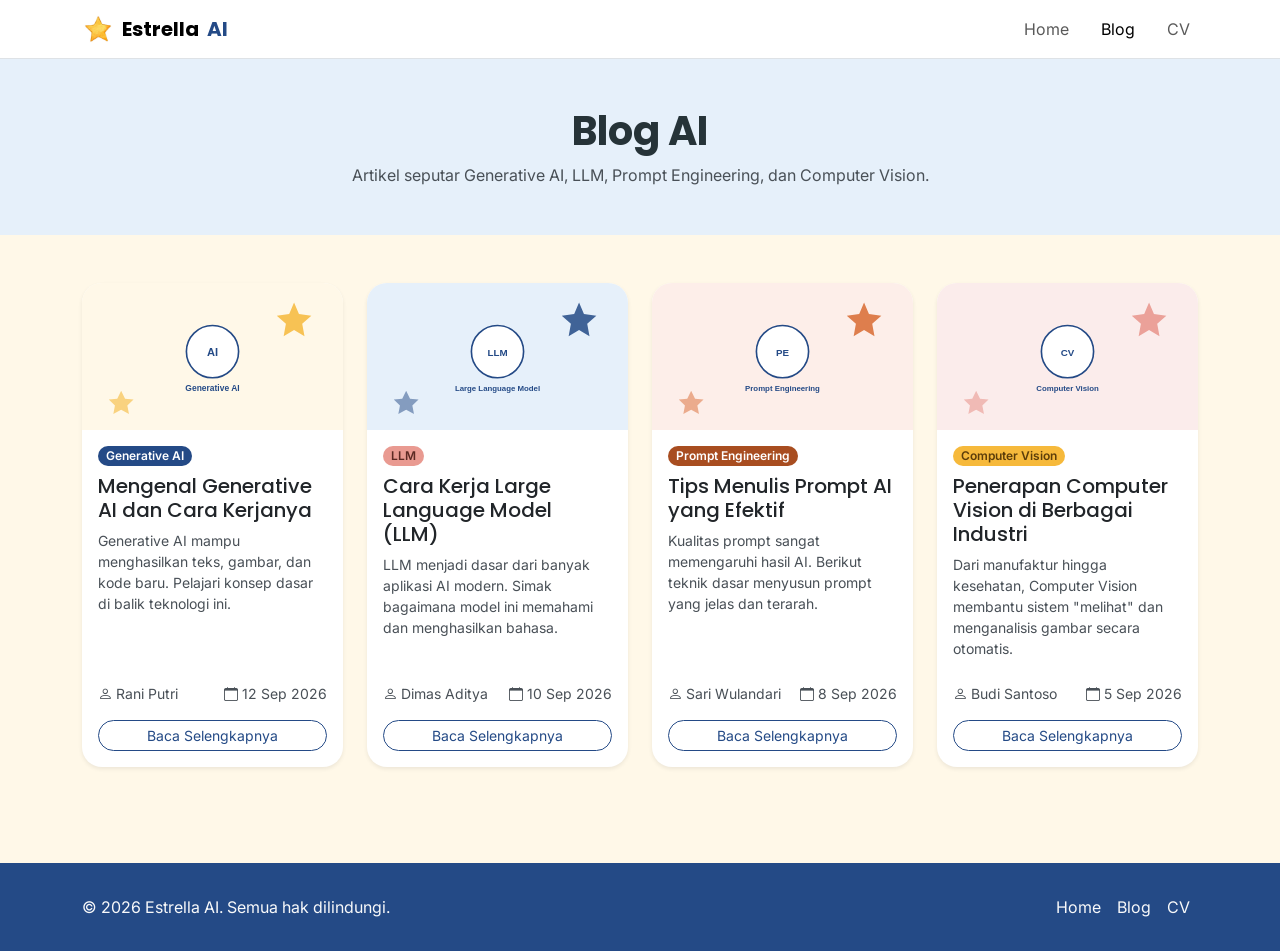
<file: blog.html>
<!DOCTYPE html>
<html lang="id">
<head>
  <meta charset="UTF-8">
  <meta name="viewport" content="width=device-width, initial-scale=1.0">
  <title>Blog AI - Estrella AI</title>

  <!-- Bootstrap 5 CDN (wajib sesuai modul) -->
  <link href="https://cdn.jsdelivr.net/npm/bootstrap@5.3.3/dist/css/bootstrap.min.css" rel="stylesheet">
  <!-- Google Fonts: Poppins (heading) + Inter (body), sesuai style guide Estrella AI -->
  <link href="https://fonts.googleapis.com/css2?family=Poppins:wght@600;700;800&family=Inter:wght@400;500;600&display=swap" rel="stylesheet">
  <!-- Bootstrap Icons CDN (wajib sesuai modul) -->
  <link rel="stylesheet" href="https://cdn.jsdelivr.net/npm/bootstrap-icons@1.11.3/font/bootstrap-icons.css">

  <!-- External Stylesheet: Override warna & komponen Bootstrap resmi Estrella AI -->
  <link rel="stylesheet" href="assets/css/blog.css">
</head>
<body>

  <!-- Navigation -->
  <nav class="navbar navbar-expand-lg navbar-light bg-white border-bottom sticky-top">
    <div class="container">
      <a class="navbar-brand fw-bold d-flex align-items-center gap-2" href="index.html">
        <img src="assets/img/yellow-star-sticker.jpg" alt="Logo Estrella AI" width="32" height="32" class="rounded object-cover">
        Estrella <span class="text-primary">AI</span>
      </a>
      <button class="navbar-toggler" type="button" data-bs-toggle="collapse" data-bs-target="#navMenu" aria-controls="navMenu" aria-expanded="false" aria-label="Toggle navigation">
        <span class="navbar-toggler-icon"></span>
      </button>
      <div class="collapse navbar-collapse justify-content-end" id="navMenu">
        <ul class="navbar-nav gap-lg-3">
          <li class="nav-item"><a class="nav-link" href="index.html">Home</a></li>
          <li class="nav-item"><a class="nav-link active" href="blog.html">Blog</a></li>
          <li class="nav-item"><a class="nav-link" href="cv.html">CV</a></li>
        </ul>
      </div>
    </div>
  </nav>

  <!-- Header Blog -->
  <header class="bg-primary bg-opacity-10 py-5">
    <div class="container text-center">
      <h1 class="fw-bold">Blog AI</h1>
      <p class="text-secondary mb-0">Artikel seputar Generative AI, LLM, Prompt Engineering, dan Computer Vision.</p>
    </div>
  </header>

  <!-- Daftar Artikel -->
  <main class="container py-5">
    <section aria-labelledby="daftar-artikel-heading">
      <h2 id="daftar-artikel-heading" class="visually-hidden">Daftar Artikel AI</h2>
      <div class="row g-4">

        <!-- Artikel 1: Generative AI -->
        <div class="col-12 col-md-6 col-lg-3">
          <article class="card h-100 shadow-sm">
            <img src="assets/img/thumb-generative-ai.svg" class="card-img-top" alt="Ilustrasi Generative AI">
            <div class="card-body d-flex flex-column">
              <span class="badge bg-primary mb-2 align-self-start">Generative AI</span>
              <h3 class="card-title h5">
                <a href="blog-detail.html" class="text-decoration-none text-dark">Mengenal Generative AI dan Cara Kerjanya</a>
              </h3>
              <p class="card-text text-secondary small flex-grow-1">
                Generative AI mampu menghasilkan teks, gambar, dan kode baru. Pelajari konsep dasar di balik teknologi ini.
              </p>
              <div class="d-flex justify-content-between text-muted small mt-2">
                <span><i class="bi bi-person"></i> Rani Putri</span>
                <span><i class="bi bi-calendar"></i> 12 Sep 2026</span>
              </div>
              <a href="blog-detail.html" class="btn btn-outline-primary btn-sm mt-3">Baca Selengkapnya</a>
            </div>
          </article>
        </div>

        <!-- Artikel 2: LLM -->
        <div class="col-12 col-md-6 col-lg-3">
          <article class="card h-100 shadow-sm">
            <img src="assets/img/thumb-llm.svg" class="card-img-top" alt="Ilustrasi Large Language Model">
            <div class="card-body d-flex flex-column">
              <span class="badge bg-info text-dark mb-2 align-self-start">LLM</span>
              <h3 class="card-title h5">
                <a href="blog-detail-llm.html" class="text-decoration-none text-dark">Cara Kerja Large Language Model (LLM)</a>
              </h3>
              <p class="card-text text-secondary small flex-grow-1">
                LLM menjadi dasar dari banyak aplikasi AI modern. Simak bagaimana model ini memahami dan menghasilkan bahasa.
              </p>
              <div class="d-flex justify-content-between text-muted small mt-2">
                <span><i class="bi bi-person"></i> Dimas Aditya</span>
                <span><i class="bi bi-calendar"></i> 10 Sep 2026</span>
              </div>
              <a href="blog-detail-llm.html" class="btn btn-outline-primary btn-sm mt-3">Baca Selengkapnya</a>
            </div>
          </article>
        </div>

        <!-- Artikel 3: Prompt Engineering -->
        <div class="col-12 col-md-6 col-lg-3">
          <article class="card h-100 shadow-sm">
            <img src="assets/img/thumb-prompt.svg" class="card-img-top" alt="Ilustrasi Prompt Engineering">
            <div class="card-body d-flex flex-column">
              <span class="badge badge-orange text-white mb-2 align-self-start">Prompt Engineering</span>
              <h3 class="card-title h5">
                <a href="blog-detail-prompt.html" class="text-decoration-none text-dark">Tips Menulis Prompt AI yang Efektif</a>
              </h3>
              <p class="card-text text-secondary small flex-grow-1">
                Kualitas prompt sangat memengaruhi hasil AI. Berikut teknik dasar menyusun prompt yang jelas dan terarah.
              </p>
              <div class="d-flex justify-content-between text-muted small mt-2">
                <span><i class="bi bi-person"></i> Sari Wulandari</span>
                <span><i class="bi bi-calendar"></i> 8 Sep 2026</span>
              </div>
              <a href="blog-detail-prompt.html" class="btn btn-outline-primary btn-sm mt-3">Baca Selengkapnya</a>
            </div>
          </article>
        </div>

        <!-- Artikel 4: Computer Vision -->
        <div class="col-12 col-md-6 col-lg-3">
          <article class="card h-100 shadow-sm">
            <img src="assets/img/thumb-computer-vision.svg" class="card-img-top" alt="Ilustrasi Computer Vision">
            <div class="card-body d-flex flex-column">
              <span class="badge bg-success mb-2 align-self-start">Computer Vision</span>
              <h3 class="card-title h5">
                <a href="blog-detail-computer-vision.html" class="text-decoration-none text-dark">Penerapan Computer Vision di Berbagai Industri</a>
              </h3>
              <p class="card-text text-secondary small flex-grow-1">
                Dari manufaktur hingga kesehatan, Computer Vision membantu sistem "melihat" dan menganalisis gambar secara otomatis.
              </p>
              <div class="d-flex justify-content-between text-muted small mt-2">
                <span><i class="bi bi-person"></i> Budi Santoso</span>
                <span><i class="bi bi-calendar"></i> 5 Sep 2026</span>
              </div>
              <a href="blog-detail-computer-vision.html" class="btn btn-outline-primary btn-sm mt-3">Baca Selengkapnya</a>
            </div>
          </article>
        </div>

      </div>
    </section>
  </main>

  <!-- Footer -->
  <footer class="footer-navy text-light py-4 mt-5">
    <div class="container d-flex flex-wrap justify-content-between align-items-center gap-3">
      <p class="mb-0">&copy; 2026 Estrella AI. Semua hak dilindungi.</p>
      <ul class="nav">
        <li class="nav-item"><a href="index.html" class="nav-link text-light px-2">Home</a></li>
        <li class="nav-item"><a href="blog.html" class="nav-link text-light px-2">Blog</a></li>
        <li class="nav-item"><a href="cv.html" class="nav-link text-light px-2">CV</a></li>
      </ul>
    </div>
  </footer>

  <script src="https://cdn.jsdelivr.net/npm/bootstrap@5.3.3/dist/js/bootstrap.bundle.min.js"></script>
</body>
</html>
</file>
<file: assets/css/style.css>
/* =========================================================
   CSS VARIABLES — ESTRELLA AI STYLE GUIDE
   Warna dan ukuran disimpan di sini agar konsisten
   dan mudah diubah dari satu tempat.
========================================================= */
:root {
  /* Color Palette resmi Estrella AI */
  --color-navy: #244a86;      /* Primary */
  --color-yellow: #f6b93b;    /* Secondary */
  --color-orange: #d96b32;    /* Accent */
  --color-coral: #e99a91;     /* Accent */
  --color-cream: #fff8e8;     /* Background */
  --color-soft-blue: #e6f0fa; /* Card / Section */
  --color-dark: #263338;      /* Dark Text */

  /* Alias supaya semua komponen di bawah tetap konsisten */
  --primary: var(--color-navy);
  --primary-dark: #1b3763;
  --secondary: var(--color-yellow);
  --accent: var(--color-orange);
  /* Versi lebih gelap dari accent, khusus dipakai untuk TEKS di atas
     background terang agar rasio kontras memenuhi WCAG AA (4.5:1).
     #d96b32 asli hanya lolos untuk elemen besar/dekoratif, bukan teks kecil. */
  --accent-text: #a84d20;

  --text: var(--color-dark);
  --text-light: #5c6b72;

  --background: var(--color-cream);
  --background-alt: var(--color-soft-blue);

  --border: #f0e2c0;

  --radius: 20px;
  --shadow: 0 12px 32px rgba(36, 74, 134, 0.12);

  --container-width: 1150px;

  /* Typography: Heading pakai Poppins, Body pakai Inter
     (sesuai style guide: Poppins/Nunito untuk judul, Inter/Nunito untuk teks) */
  --font-display: "Poppins", sans-serif;
  --font-body: "Inter", sans-serif;
}

/* Universal selector: box-sizing agar padding tidak menambah lebar */
* {
  box-sizing: border-box;
}

/* Element selector */
html {
  scroll-behavior: smooth;
}

body {
  margin: 0;
  font-family: var(--font-body);
  color: var(--text);
  background: var(--background);
  line-height: 1.6;
}

h1, h2, h3, p {
  margin-top: 0;
}

h1, h2, h3 {
  font-family: var(--font-display);
  font-weight: 700;
}

a {
  color: inherit;
  text-decoration: none;
}

/* Class selector: container membatasi lebar konten */
.container {
  width: min(100% - 32px, var(--container-width));
  margin-inline: auto;
}

/* =========================================================
   NAVBAR (Flexbox)
========================================================= */
.site-header {
  position: sticky;
  top: 0;
  z-index: 1000;
  background: rgba(255, 255, 255, 0.95);
  border-bottom: 1px solid var(--border);
}

.navbar {
  display: flex;
  align-items: center;
  justify-content: space-between;
  min-height: 72px;
  gap: 16px;
}

.logo {
  display: flex;
  align-items: center;
  gap: 10px;
  font-family: var(--font-display);
  font-size: 1.3rem;
  font-weight: 800;
}

.logo-img {
  width: 36px;
  height: 36px;
  border-radius: 8px;
  object-fit: cover;
}

.logo span {
  color: var(--primary);
}

.nav-menu {
  list-style: none;
  display: flex;
  align-items: center;
  gap: 24px;
  margin: 0;
  padding: 0;
}

/* Pseudo-class :hover + transition
   :not(.btn) supaya tidak menimpa warna tombol CTA (mis. "Konsultasi")
   yang ikut diletakkan di dalam nav-menu */
.nav-menu a:not(.btn) {
  color: var(--text-light);
  font-weight: 600;
  transition: color 0.2s ease;
}

.nav-menu a:not(.btn):hover {
  color: var(--primary);
}

/* =========================================================
   BUTTON
========================================================= */
.btn {
  display: inline-flex;
  align-items: center;
  justify-content: center;
  min-height: 46px;
  padding-inline: 22px;
  border-radius: 999px;
  border: 1px solid transparent;
  font-family: var(--font-display);
  font-weight: 600;
  cursor: pointer;
  transition: transform 0.2s ease, box-shadow 0.2s ease, background 0.2s ease;
}

.btn:hover {
  transform: translateY(-3px);
}

.btn-primary {
  color: white;
  background: var(--primary);
}

.btn-primary:hover {
  background: var(--primary-dark);
  box-shadow: 0 10px 20px rgba(36, 74, 134, 0.3);
}

.btn-secondary {
  color: var(--color-navy);
  background: var(--color-yellow);
}

.btn-secondary:hover {
  background: #e5a728;
  box-shadow: 0 10px 20px rgba(246, 185, 59, 0.35);
}

.btn-outline {
  border-color: var(--primary);
  background: white;
  color: var(--primary);
}

.btn-outline:hover {
  background: var(--color-soft-blue);
  color: var(--primary-dark);
}

.btn-sm {
  min-height: 38px;
  padding-inline: 16px;
  font-size: 0.9rem;
}

/* =========================================================
   HERO (Grid)
========================================================= */
.hero {
  background: linear-gradient(160deg, var(--color-cream) 0%, var(--color-cream) 55%, var(--color-soft-blue) 100%);
  padding-block: 60px;
  position: relative;
  overflow: hidden;
}

.hero::before,
.hero::after {
  content: "★";
  position: absolute;
  color: var(--color-yellow);
  opacity: 0.5;
  pointer-events: none;
}

.hero::before {
  top: 24px;
  left: 6%;
  font-size: 1.4rem;
}

.hero::after {
  bottom: 10%;
  left: 2%;
  font-size: 1rem;
  color: var(--color-coral);
}

.hero-content {
  display: grid;
  grid-template-columns: minmax(0, 1.1fr) minmax(260px, 0.9fr);
  align-items: center;
  gap: 48px;
}

.eyebrow {
  color: var(--accent-text);
  font-family: var(--font-display);
  font-size: 0.85rem;
  font-weight: 700;
  letter-spacing: 0.1em;
  text-transform: uppercase;
  margin-bottom: 12px;
}

.eyebrow::before {
  content: "✨ ";
}

.hero-text h1 {
  font-size: clamp(2.2rem, 5vw, 3.4rem);
  line-height: 1.1;
  margin-bottom: 20px;
}

.hero-text h1 span {
  color: var(--secondary);
}

.hero-description {
  color: var(--text-light);
  font-size: 1.05rem;
  margin-bottom: 28px;
  max-width: 560px;
}

.hero-buttons {
  display: flex;
  flex-wrap: wrap;
  gap: 12px;
}

.hero-visual {
  display: grid;
  place-items: center;
}

.hero-img {
  max-width: 100%;
  border-radius: var(--radius);
}

/* =========================================================
   SECTION umum
========================================================= */
.section {
  padding-block: 80px;
}

.section-alt {
  background: var(--background-alt);
}

.section-title {
  font-size: clamp(1.6rem, 3vw, 2.2rem);
  margin-bottom: 40px;
}

.section-title.with-star::before {
  content: "⭐";
  margin-right: 8px;
  font-size: 0.85em;
}

.center {
  text-align: center;
}

/* =========================================================
   LAYANAN (Grid, minimal 3 card)
========================================================= */
.service-grid {
  display: grid;
  grid-template-columns: repeat(auto-fit, minmax(240px, 1fr));
  gap: 24px;
}

.service-card {
  padding: 32px 24px;
  border: 1px solid var(--border);
  border-radius: var(--radius);
  background: white;
  transition: transform 0.2s ease, box-shadow 0.2s ease;
}

.service-card:hover {
  transform: translateY(-6px);
  box-shadow: var(--shadow);
}

.service-icon {
  width: 56px;
  height: 56px;
  display: flex;
  align-items: center;
  justify-content: center;
  border-radius: 50%;
  font-size: 1.6rem;
  margin-bottom: 16px;
  background: var(--color-soft-blue);
}

.service-card:nth-child(odd) .service-icon {
  background: var(--color-yellow);
}

.service-card h3 {
  margin-bottom: 10px;
  font-size: 1.15rem;
}

.service-card p {
  color: var(--text-light);
  font-size: 0.95rem;
}

/* =========================================================
   TENTANG (Grid)
========================================================= */
.about-grid {
  display: grid;
  grid-template-columns: minmax(0, 1.3fr) minmax(240px, 0.7fr);
  gap: 48px;
  align-items: center;
}

.about-list {
  padding-left: 20px;
  color: var(--text-light);
}

.about-list li {
  margin-bottom: 10px;
}

.about-stats {
  display: grid;
  gap: 16px;
}

.stat-card {
  padding: 24px;
  background: var(--color-soft-blue);
  border: 1px solid var(--border);
  border-radius: var(--radius);
  text-align: center;
}

.stat-number {
  display: block;
  font-family: var(--font-display);
  font-size: 2rem;
  font-weight: 800;
  color: var(--primary);
}

.stat-label {
  color: var(--text-light);
  font-size: 0.9rem;
}

/* =========================================================
   KONTAK (Flexbox + Form)
========================================================= */
.contact-box {
  display: flex;
  flex-wrap: wrap;
  gap: 48px;
  justify-content: space-between;
  padding: 40px;
  background: var(--color-soft-blue);
  border-radius: var(--radius);
}

.contact-text {
  flex: 1 1 320px;
}

.contact-form {
  flex: 1 1 320px;
  display: flex;
  flex-direction: column;
  gap: 12px;
}

.contact-form label {
  font-weight: 600;
  font-size: 0.9rem;
}

.contact-form input,
.contact-form textarea {
  padding: 12px 14px;
  border: 1px solid var(--border);
  border-radius: 10px;
  font-family: var(--font-body);
  font-size: 0.95rem;
}

/* Pseudo-class :focus */
.contact-form input:focus,
.contact-form textarea:focus {
  outline: none;
  border-color: var(--primary);
}

/* =========================================================
   FOOTER
========================================================= */
.site-footer {
  padding-block: 32px;
  background: var(--color-navy);
  color: #cfe0f5;
}

.footer-content {
  display: flex;
  flex-wrap: wrap;
  align-items: center;
  justify-content: space-between;
  gap: 16px;
  font-size: 0.9rem;
}

.site-footer span {
  color: var(--color-yellow);
  font-weight: 700;
}

.footer-links {
  list-style: none;
  display: flex;
  gap: 20px;
  margin: 0;
  padding: 0;
}

.footer-links a {
  color: #cfe0f5;
}

.footer-links a:hover {
  color: var(--color-yellow);
}

/* =========================================================
   RESPONSIVE (media query)
========================================================= */

/* Tablet: 768px */
@media (max-width: 768px) {
  .hero-content,
  .about-grid {
    grid-template-columns: 1fr;
  }

  .hero-visual {
    order: -1;
  }

  .nav-menu {
    gap: 14px;
    font-size: 0.9rem;
  }
}

/* Mobile: 375px - 480px */
@media (max-width: 480px) {
  .navbar {
    flex-wrap: wrap;
    min-height: auto;
    padding-block: 12px;
  }

  .nav-menu {
    width: 100%;
    justify-content: space-between;
    flex-wrap: wrap;
    gap: 10px;
  }

  .hero {
    padding-block: 40px;
  }

  .section {
    padding-block: 50px;
  }

  .contact-box {
    padding: 24px;
  }
}
</file>
<file: assets/css/blog.css>
/* =========================================================
   ESTRELLA AI — BLOG STYLESHEET (BOOTSTRAP 5 OVERRIDE)
   File terpisah untuk override warna & komponen Bootstrap 5
   agar konsisten dengan identitas brand Estrella AI dan
   menghindari duplikasi blok <style> di blog & blog-detail.
   ========================================================= */

:root {
  /* Color Palette resmi Estrella AI */
  --color-navy: #244a86;
  --color-navy-dark: #1b3763;
  --color-yellow: #f6b93b;
  --color-orange: #d96b32;
  --color-orange-text: #a84d20; /* versi gelap khusus teks/badge agar kontras memenuhi WCAG AA */
  --color-coral: #e99a91;
  --color-cream: #fff8e8;
  --color-soft-blue: #e6f0fa;

  /* Bootstrap Variable Overrides */
  --bs-primary: var(--color-navy);
  --bs-primary-rgb: 36, 74, 134;
  --bs-link-color: var(--color-navy);
  --bs-link-hover-color: var(--color-navy-dark);
  --bs-link-color-rgb: 36, 74, 134;
}

/* Base styling */
body {
  background-color: var(--color-cream);
  font-family: "Inter", sans-serif;
  color: #263338;
}

h1, h2, h3, h4, h5, .navbar-brand {
  font-family: "Poppins", sans-serif;
}

a {
  color: var(--color-navy);
}

/* Accessibility: text-secondary & text-muted digelapkan sedikit agar lolos WCAG AA pada bg-cream */
.text-secondary,
.text-muted {
  color: #495057 !important;
}

/* Bootstrap Theme Overrides */
.bg-primary {
  background-color: var(--color-navy) !important;
}

.bg-primary.bg-opacity-10 {
  background-color: var(--color-soft-blue) !important;
}

.text-primary {
  color: var(--color-navy) !important;
}

.border-primary {
  border-color: var(--color-navy) !important;
}

.btn-outline-primary {
  color: var(--color-navy);
  border-color: var(--color-navy);
}

.btn-outline-primary:hover {
  background-color: var(--color-navy);
  border-color: var(--color-navy);
  color: #ffffff;
}

/* Badges & Accents */
.bg-info {
  background-color: var(--color-coral) !important;
  color: #5c2a24 !important;
}

.bg-success {
  background-color: var(--color-yellow) !important;
  color: #5c3d0a !important;
}

.badge-orange {
  background-color: var(--color-orange-text);
}

.badge {
  border-radius: 999px !important;
  font-weight: 600;
}

/* Component Styling */
.navbar-brand:hover {
  color: var(--color-navy) !important;
}

.card {
  border-radius: 20px !important;
  overflow: hidden;
  border: none !important;
  box-shadow: 0 6px 18px rgba(36, 74, 134, 0.08);
  transition: transform 0.2s ease, box-shadow 0.2s ease;
}

.card:hover {
  transform: translateY(-4px);
  box-shadow: 0 12px 24px rgba(36, 74, 134, 0.12) !important;
}

.btn {
  border-radius: 999px !important;
}

img.rounded {
  border-radius: 20px !important;
}

.blockquote.border-start {
  background-color: var(--color-soft-blue);
  padding: 16px 20px;
  border-radius: 16px;
}

.footer-navy {
  background-color: var(--color-navy);
}
</file>
